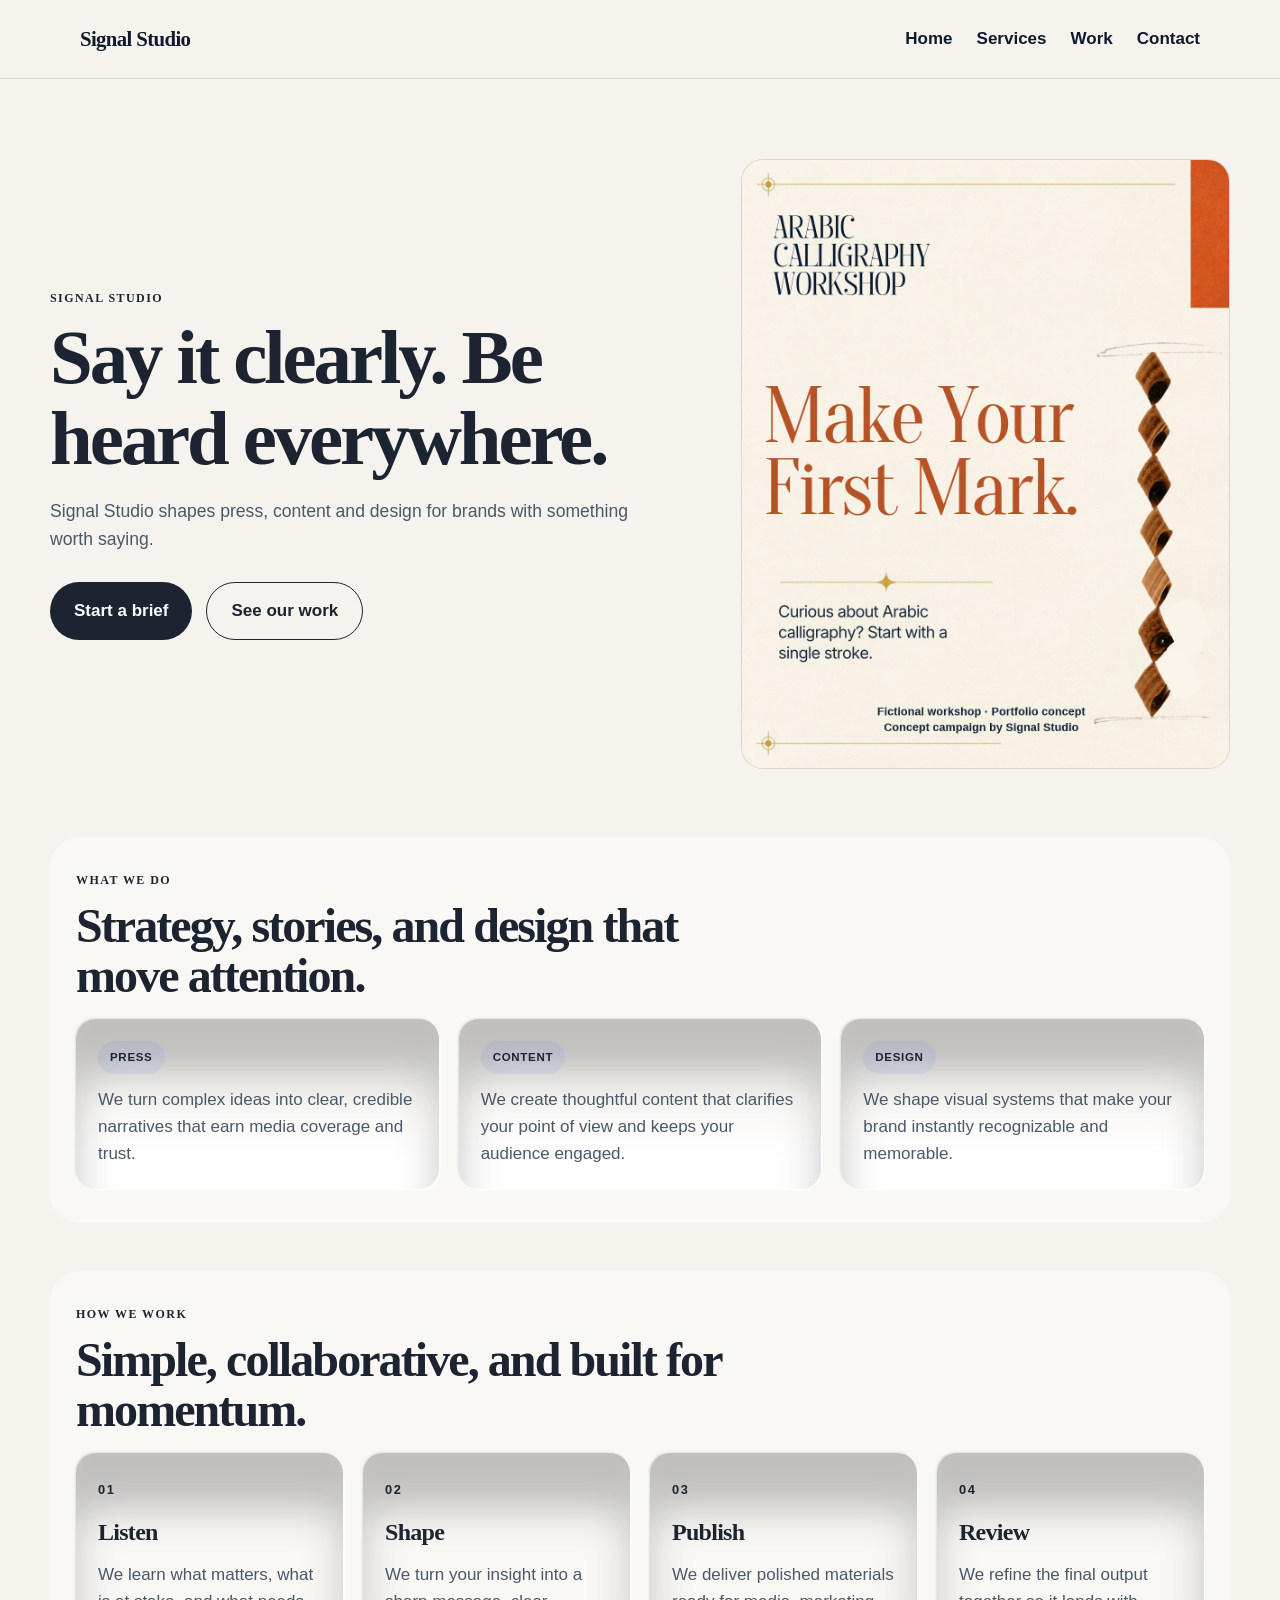
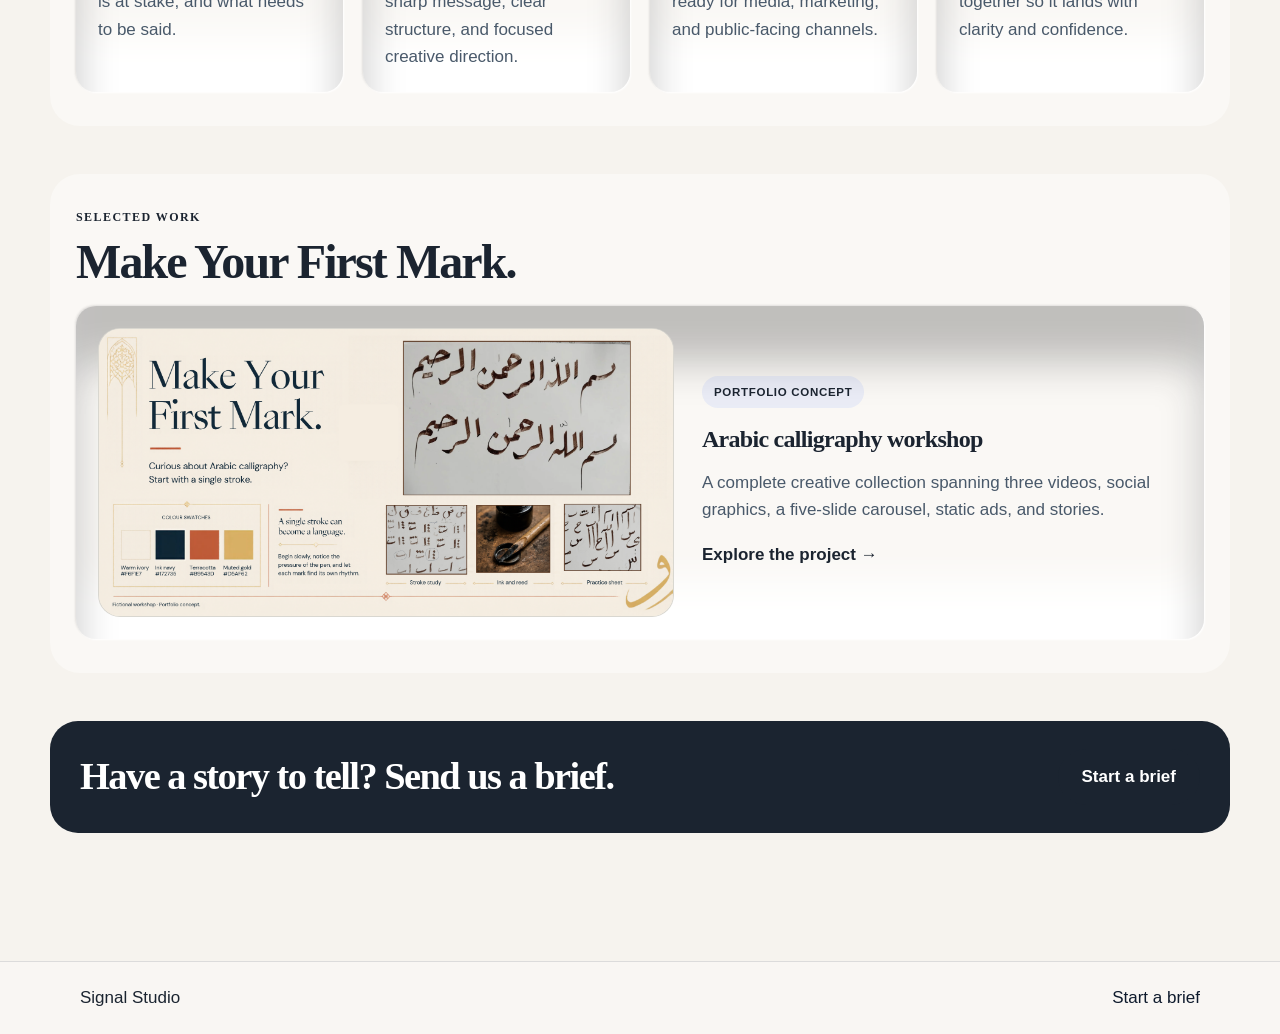
<file: index.html>
<!DOCTYPE html>
<html>
  <head>
    <meta charset="UTF-8" />
    <meta http-equiv="X-UA-Compatible" content="IE=edge" />
    <meta name="viewport" content="width=device-width, initial-scale=1.0" />

    <title>Signal Studio | Creative Digital Solutions</title>
    <meta
      name="description"
      content="Signal Studio helps businesses grow with bold branding, conversion-focused web design, and digital strategy."
    />
    <meta
      name="keywords"
      content="Signal Studio, web design, branding, digital marketing, creative agency, business growth"
    />
    <meta name="author" content="Signal Studio" />
    <meta name="robots" content="index, follow" />
    <meta name="theme-color" content="#0f172a" />

    <link rel="canonical" href="https://www.yoursite.com/" />

    <meta property="og:type" content="website" />
    <meta property="og:title" content="Signal Studio | Creative Digital Solutions" />
    <meta
      property="og:description"
      content="Creative digital services for modern businesses, including branding, web design, and strategy."
    />
    <meta property="og:url" content="https://www.yoursite.com/" />
    <meta property="og:image" content="https://www.yoursite.com/images/og-image.jpg" />

    <meta name="twitter:card" content="summary_large_image" />
    <meta name="twitter:title" content="Signal Studio | Creative Digital Solutions" />
    <meta
      name="twitter:description"
      content="Creative digital services for modern businesses, including branding, web design, and strategy."
    />
    <meta name="twitter:image" content="https://www.yoursite.com/images/og-image.jpg" />

    <meta name="apple-mobile-web-app-capable" content="yes" />
    <meta name="apple-mobile-web-app-status-bar-style" content="black-translucent" />
    <link rel="stylesheet" href="signal.css" />
    <script src="signal.js" defer></script>
  </head>
  <body>
    <a class="skip-link" href="#main-content">Skip to content</a>

    <header class="site-header">
      <div class="container nav-shell">
        <a class="brand" href="index.html" aria-label="Signal Studio home">
          <span class="brand-mark">Signal Studio</span>
        </a>

        <nav class="main-nav" aria-label="Main navigation">
          <a href="index.html" aria-current="page">Home</a>
          <a href="services.html">Services</a>
          <a href="work.html">Work</a>
          <a href="contact.html">Contact</a>
        </nav>

        <button class="nav-toggle" type="button" aria-expanded="false" aria-controls="mobile-menu">
          Menu
        </button>
      </div>

      <nav id="mobile-menu" class="mobile-nav" aria-label="Mobile navigation" hidden>
        <a href="index.html">Home</a>
        <a href="services.html">Services</a>
        <a href="work.html">Work</a>
        <a href="contact.html">Contact</a>
      </nav>
    </header>

    <main id="main-content" class="page-shell">
      <section class="hero">
        <div class="hero-copy">
          <p class="eyebrow">Signal Studio</p>
          <h1>Say it clearly. Be heard everywhere.</h1>
          <p class="subheadline">
            Signal Studio shapes press, content and design for brands with something worth saying.
          </p>
          <div class="hero-actions">
            <a class="btn btn-primary" href="contact.html">Start a brief</a>
            <a class="btn btn-secondary" href="work.html">See our work</a>
          </div>
        </div>
        <a class="campaign-preview" href="work.html#calligraphy" aria-label="Explore the calligraphy workshop project">
          <img src="Calligraphy/C.%20Graphic%201.png" alt="Arabic calligraphy workshop campaign graphic" fetchpriority="high" />
        </a>
      </section>

      <section class="services">
        <div class="section-heading">
          <p class="eyebrow">What we do</p>
          <h2>Strategy, stories, and design that move attention.</h2>
        </div>

        <div class="service-grid">
          <article class="service-card">
            <span class="service-tag">Press</span>
            <p>We turn complex ideas into clear, credible narratives that earn media coverage and trust.</p>
          </article>
          <article class="service-card">
            <span class="service-tag">Content</span>
            <p>We create thoughtful content that clarifies your point of view and keeps your audience engaged.</p>
          </article>
          <article class="service-card">
            <span class="service-tag">Design</span>
            <p>We shape visual systems that make your brand instantly recognizable and memorable.</p>
          </article>
        </div>
      </section>

      <section class="process">
        <div class="section-heading">
          <p class="eyebrow">How we work</p>
          <h2>Simple, collaborative, and built for momentum.</h2>
        </div>

        <div class="process-grid">
          <div class="process-step">
            <span class="step-number">01</span>
            <h3>Listen</h3>
            <p>We learn what matters, what is at stake, and what needs to be said.</p>
          </div>
          <div class="process-step">
            <span class="step-number">02</span>
            <h3>Shape</h3>
            <p>We turn your insight into a sharp message, clear structure, and focused creative direction.</p>
          </div>
          <div class="process-step">
            <span class="step-number">03</span>
            <h3>Publish</h3>
            <p>We deliver polished materials ready for media, marketing, and public-facing channels.</p>
          </div>
          <div class="process-step">
            <span class="step-number">04</span>
            <h3>Review</h3>
            <p>We refine the final output together so it lands with clarity and confidence.</p>
          </div>
        </div>
      </section>

      <section class="case-studies">
        <div class="section-heading">
          <p class="eyebrow">Selected work</p>
          <h2>Make Your First Mark.</h2>
        </div>

        <article class="case-card featured-campaign">
          <a class="campaign-preview" href="work.html#calligraphy"><img src="Calligraphy/Arabic%20calligraphy%20workshop%20concept.png" alt="Make Your First Mark: Arabic calligraphy workshop creative direction" loading="lazy" /></a>
          <div>
            <div class="case-badge">Portfolio concept</div>
            <h3>Arabic calligraphy workshop</h3>
            <p>A complete creative collection spanning three videos, social graphics, a five-slide carousel, static ads, and stories.</p>
            <a href="work.html#calligraphy">Explore the project &rarr;</a>
          </div>
        </article>
      </section>

      <section class="cta-band">
        <h2>Have a story to tell? Send us a brief.</h2>
        <a class="btn btn-primary" href="contact.html">Start a brief</a>
      </section>
    </main>

    <footer class="site-footer">
      <div class="container footer-inner">
        <p>Signal Studio</p>
        <a href="contact.html">Start a brief</a>
      </div>
    </footer>
  </body>
</html>
</file>
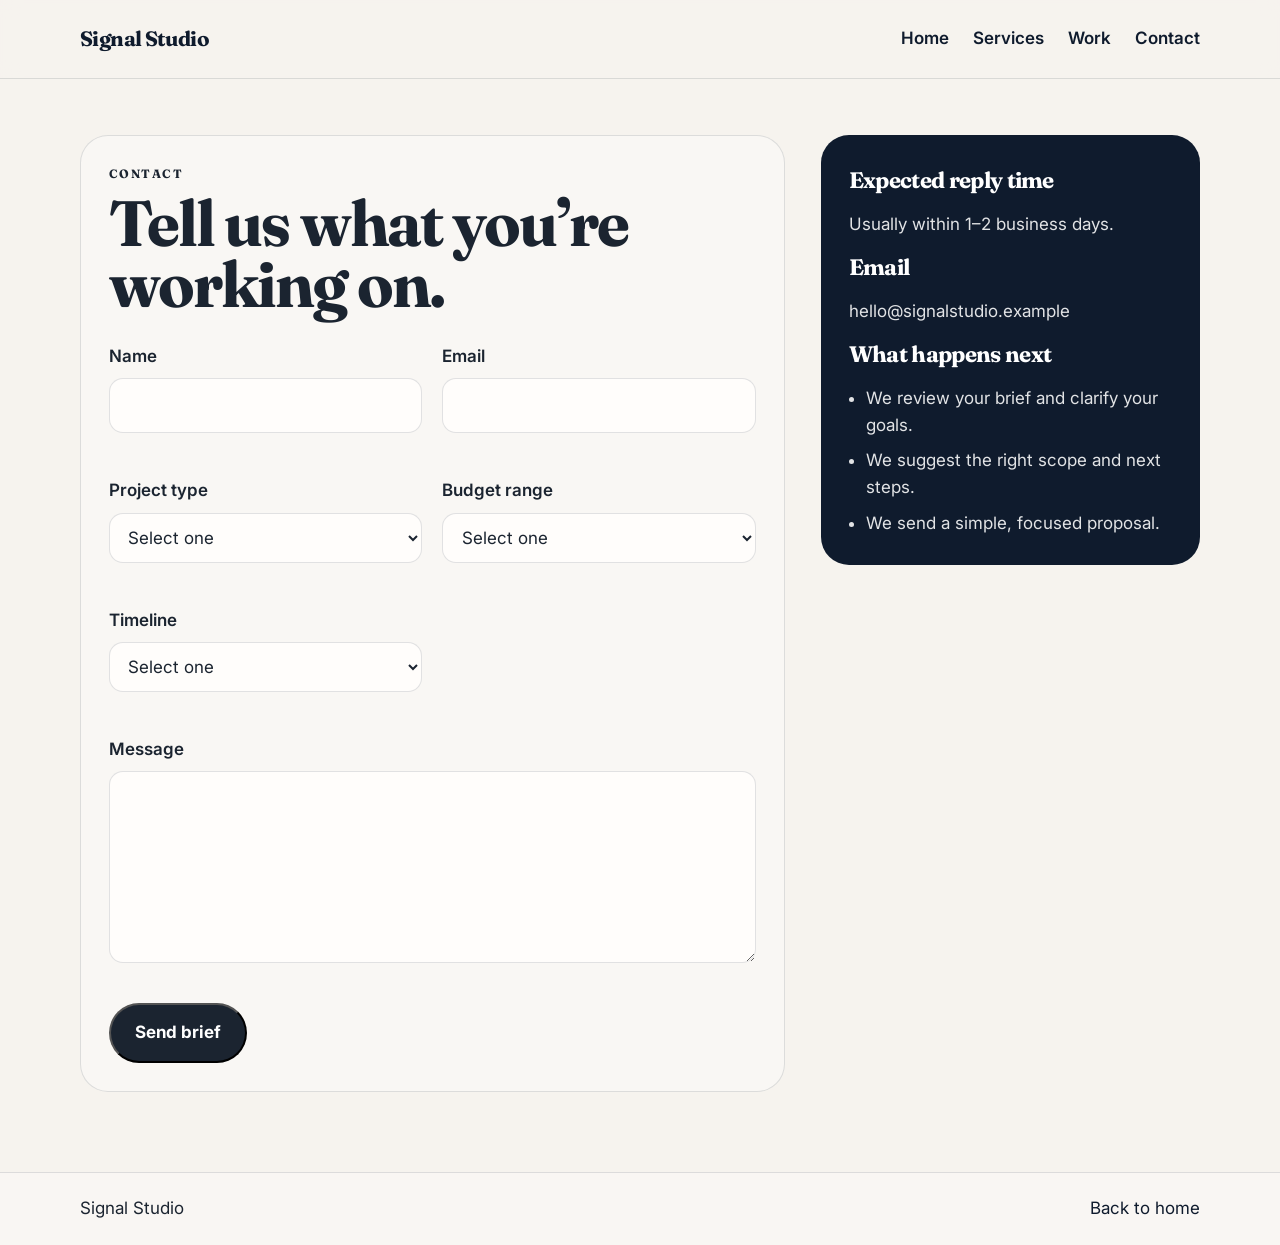
<file: contact.html>
<!DOCTYPE html>
<html lang="en">
  <head>
    <meta charset="UTF-8" />
    <meta http-equiv="X-UA-Compatible" content="IE=edge" />
    <meta name="viewport" content="width=device-width, initial-scale=1.0" />
    <title>Contact | Signal Studio</title>
    <meta
      name="description"
      content="Tell Signal Studio what you are working on and start a project brief."
    />
    <link rel="preconnect" href="https://fonts.googleapis.com" />
    <link rel="preconnect" href="https://fonts.gstatic.com" crossorigin />
    <link
      href="https://fonts.googleapis.com/css2?family=Fraunces:opsz,wght@9..144,400;9..144,500;9..144,600;9..144,700&family=Inter:wght@400;500;600;700;800&display=swap"
      rel="stylesheet"
    />
    <link rel="stylesheet" href="signal.css" />
    <script src="signal.js" defer></script>
  </head>
  <body>
    <a class="skip-link" href="#main-content">Skip to content</a>

    <header class="site-header">
      <div class="container nav-shell">
        <a class="brand" href="index.html" aria-label="Signal Studio home">
          <span class="brand-mark">Signal Studio</span>
        </a>

        <nav class="main-nav" aria-label="Main navigation">
          <a href="index.html">Home</a>
          <a href="services.html">Services</a>
          <a href="work.html">Work</a>
          <a href="contact.html" aria-current="page">Contact</a>
        </nav>

        <button class="nav-toggle" type="button" aria-expanded="false" aria-controls="mobile-menu">
          Menu
        </button>
      </div>

      <nav id="mobile-menu" class="mobile-nav" aria-label="Mobile navigation" hidden>
        <a href="index.html">Home</a>
        <a href="services.html">Services</a>
        <a href="work.html">Work</a>
        <a href="contact.html">Contact</a>
      </nav>
    </header>

    <main id="main-content" class="container contact-wrap page-section reveal">
      <section class="contact-main">
        <p class="eyebrow">Contact</p>
        <h1>Tell us what you’re working on.</h1>

        <form class="contact-form" novalidate>
          <div class="field-row">
            <div class="field">
              <label for="name">Name</label>
              <input id="name" name="name" type="text" required />
              <small class="error-message" aria-live="polite"></small>
            </div>

            <div class="field">
              <label for="email">Email</label>
              <input id="email" name="email" type="email" required />
              <small class="error-message" aria-live="polite"></small>
            </div>
          </div>

          <div class="field-row">
            <div class="field">
              <label for="project-type">Project type</label>
              <select id="project-type" name="project-type" required>
                <option value="">Select one</option>
                <option>Press support</option>
                <option>Content strategy</option>
                <option>Brand and design</option>
                <option>Video and campaign</option>
                <option>Something else</option>
              </select>
              <small class="error-message" aria-live="polite"></small>
            </div>

            <div class="field">
              <label for="budget">Budget range</label>
              <select id="budget" name="budget" required>
                <option value="">Select one</option>
                <option>$500–$1,000</option>
                <option>$1,000–$3,000</option>
                <option>$3,000–$6,000</option>
                <option>$6,000+</option>
              </select>
              <small class="error-message" aria-live="polite"></small>
            </div>
          </div>

          <div class="field-row">
            <div class="field">
              <label for="timeline">Timeline</label>
              <select id="timeline" name="timeline" required>
                <option value="">Select one</option>
                <option>ASAP</option>
                <option>Within 1 month</option>
                <option>1–3 months</option>
                <option>3+ months</option>
              </select>
              <small class="error-message" aria-live="polite"></small>
            </div>
          </div>

          <div class="field">
            <label for="message">Message</label>
            <textarea id="message" name="message" rows="6" required></textarea>
            <small class="error-message" aria-live="polite"></small>
          </div>

          <button class="btn btn-primary submit-button" type="submit">Send brief</button>
          <p class="thank-you" aria-live="polite" hidden>Thanks for reaching out. We’ll get back to you soon with next steps.</p>
        </form>
      </section>

      <aside class="contact-side reveal">
        <div class="info-panel">
          <h2>Expected reply time</h2>
          <p>Usually within 1–2 business days.</p>

          <h2>Email</h2>
          <p><a href="mailto:hello@signalstudio.example">hello@signalstudio.example</a></p>

          <h2>What happens next</h2>
          <ul>
            <li>We review your brief and clarify your goals.</li>
            <li>We suggest the right scope and next steps.</li>
            <li>We send a simple, focused proposal.</li>
          </ul>
        </div>
      </aside>
    </main>

    <footer class="site-footer">
      <div class="container footer-inner">
        <p>Signal Studio</p>
        <a href="index.html">Back to home</a>
      </div>
    </footer>
  </body>
</html>
</file>
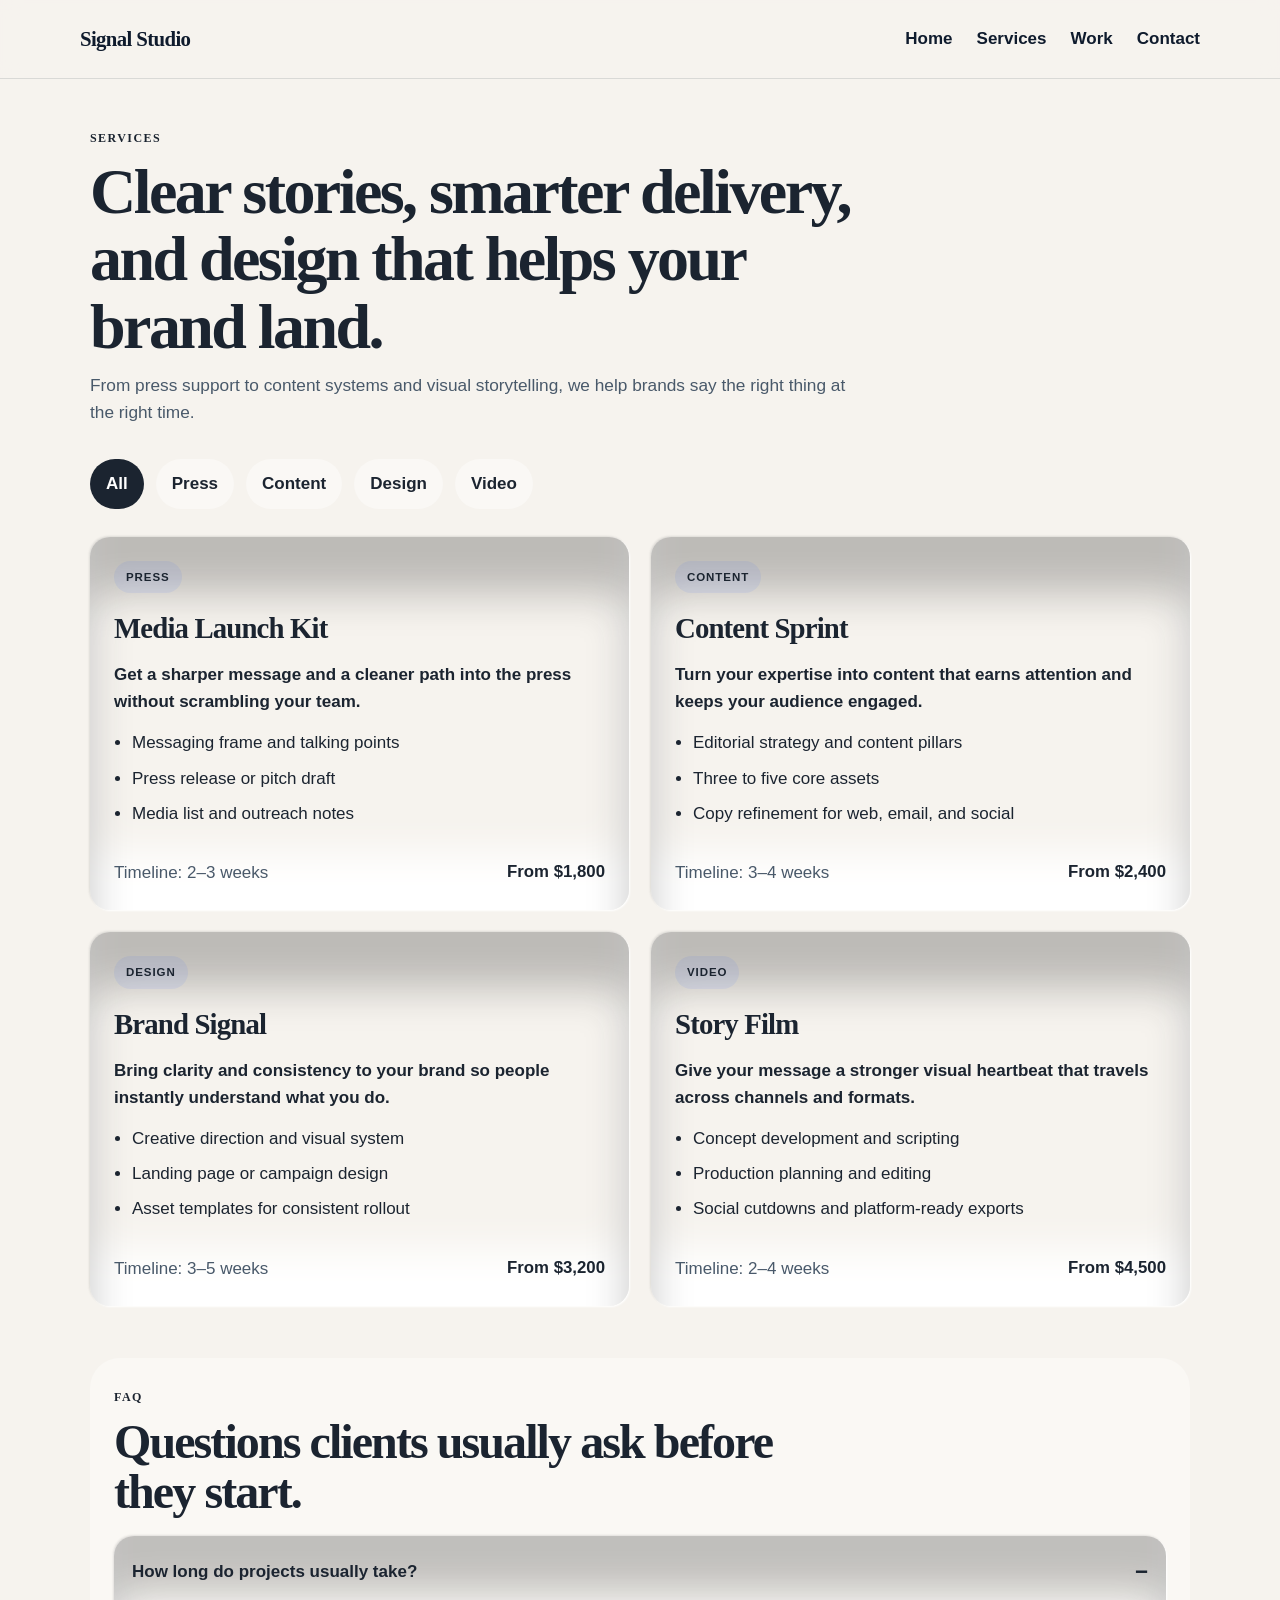
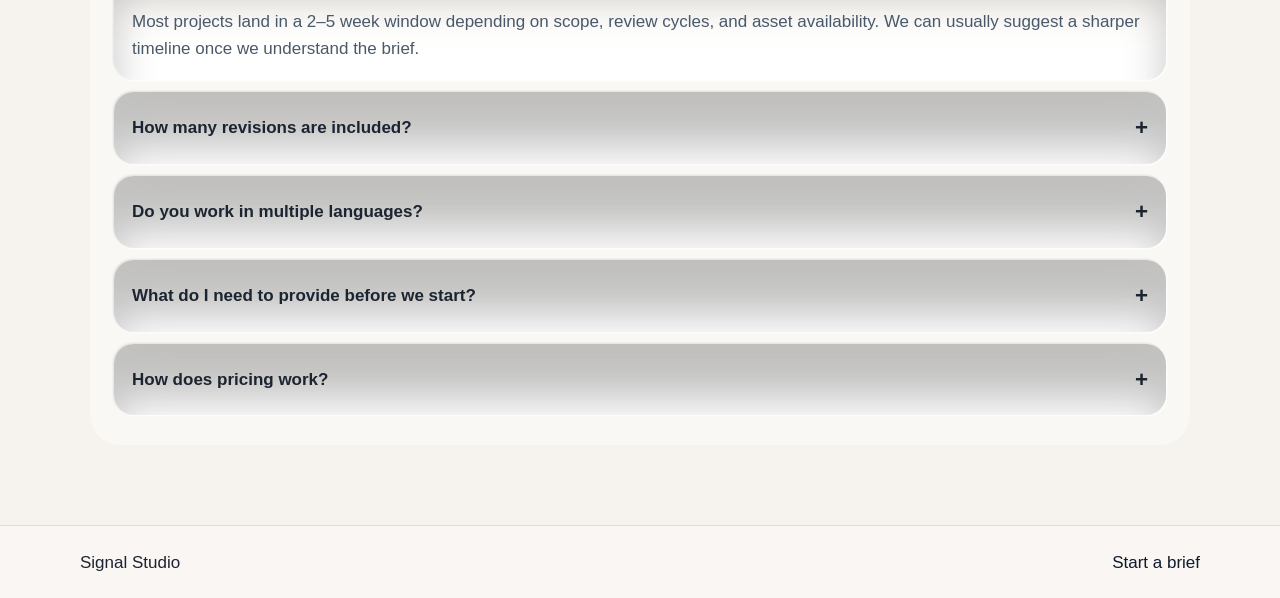
<file: services.html>
<!DOCTYPE html>
<html lang="en">
  <head>
    <meta charset="UTF-8" />
    <meta http-equiv="X-UA-Compatible" content="IE=edge" />
    <meta name="viewport" content="width=device-width, initial-scale=1.0" />
    <title>Services | Signal Studio</title>
    <meta
      name="description"
      content="Signal Studio services for press, content, design, and video support for brands with a clear story to tell."
    />
    <link rel="stylesheet" href="signal.css" />
    <script src="signal.js" defer></script>
  </head>
  <body>
    <a class="skip-link" href="#main-content">Skip to content</a>

    <header class="site-header">
      <div class="container nav-shell">
        <a class="brand" href="index.html" aria-label="Signal Studio home">
          <span class="brand-mark">Signal Studio</span>
        </a>

        <nav class="main-nav" aria-label="Main navigation">
          <a href="index.html">Home</a>
          <a href="services.html" aria-current="page">Services</a>
          <a href="work.html">Work</a>
          <a href="contact.html">Contact</a>
        </nav>

        <button class="nav-toggle" type="button" aria-expanded="false" aria-controls="mobile-menu">
          Menu
        </button>
      </div>

      <nav id="mobile-menu" class="mobile-nav" aria-label="Mobile navigation" hidden>
        <a href="index.html">Home</a>
        <a href="services.html">Services</a>
        <a href="work.html">Work</a>
        <a href="contact.html">Contact</a>
      </nav>
    </header>

    <main id="main-content" class="service-page">
      <section class="service-hero">
        <p class="eyebrow">Services</p>
        <h1>Clear stories, smarter delivery, and design that helps your brand land.</h1>
        <p>
          From press support to content systems and visual storytelling, we help brands say the right thing at the right time.
        </p>
      </section>

      <section class="service-filters" aria-label="Service filters">
        <button class="filter-btn is-active" type="button" data-filter="all">All</button>
        <button class="filter-btn" type="button" data-filter="press">Press</button>
        <button class="filter-btn" type="button" data-filter="content">Content</button>
        <button class="filter-btn" type="button" data-filter="design">Design</button>
        <button class="filter-btn" type="button" data-filter="video">Video</button>
      </section>

      <section class="package-grid" aria-live="polite">
        <article class="package-card" data-category="press">
          <span class="package-label">Press</span>
          <h3>Media Launch Kit</h3>
          <p class="benefit">Get a sharper message and a cleaner path into the press without scrambling your team.</p>
          <ul>
            <li>Messaging frame and talking points</li>
            <li>Press release or pitch draft</li>
            <li>Media list and outreach notes</li>
          </ul>
          <div class="package-meta">
            <span>Timeline: 2–3 weeks</span>
            <strong>From $1,800</strong>
          </div>
        </article>

        <article class="package-card" data-category="content">
          <span class="package-label">Content</span>
          <h3>Content Sprint</h3>
          <p class="benefit">Turn your expertise into content that earns attention and keeps your audience engaged.</p>
          <ul>
            <li>Editorial strategy and content pillars</li>
            <li>Three to five core assets</li>
            <li>Copy refinement for web, email, and social</li>
          </ul>
          <div class="package-meta">
            <span>Timeline: 3–4 weeks</span>
            <strong>From $2,400</strong>
          </div>
        </article>

        <article class="package-card" data-category="design">
          <span class="package-label">Design</span>
          <h3>Brand Signal</h3>
          <p class="benefit">Bring clarity and consistency to your brand so people instantly understand what you do.</p>
          <ul>
            <li>Creative direction and visual system</li>
            <li>Landing page or campaign design</li>
            <li>Asset templates for consistent rollout</li>
          </ul>
          <div class="package-meta">
            <span>Timeline: 3–5 weeks</span>
            <strong>From $3,200</strong>
          </div>
        </article>

        <article class="package-card" data-category="video">
          <span class="package-label">Video</span>
          <h3>Story Film</h3>
          <p class="benefit">Give your message a stronger visual heartbeat that travels across channels and formats.</p>
          <ul>
            <li>Concept development and scripting</li>
            <li>Production planning and editing</li>
            <li>Social cutdowns and platform-ready exports</li>
          </ul>
          <div class="package-meta">
            <span>Timeline: 2–4 weeks</span>
            <strong>From $4,500</strong>
          </div>
        </article>
      </section>

      <section class="faq-section">
        <div class="section-heading">
          <p class="eyebrow">FAQ</p>
          <h2>Questions clients usually ask before they start.</h2>
        </div>

        <div class="faq-list">
          <details class="faq-item" open>
            <summary>How long do projects usually take?</summary>
            <p>Most projects land in a 2–5 week window depending on scope, review cycles, and asset availability. We can usually suggest a sharper timeline once we understand the brief.</p>
          </details>

          <details class="faq-item">
            <summary>How many revisions are included?</summary>
            <p>Every engagement includes a focused round of revisions built around the agreed scope. If the brief expands substantially, we can add a clear revision package.</p>
          </details>

          <details class="faq-item">
            <summary>Do you work in multiple languages?</summary>
            <p>Yes. We can adapt messaging and content for multilingual audiences, with translation support and localisation guidance depending on the project.</p>
          </details>

          <details class="faq-item">
            <summary>What do I need to provide before we start?</summary>
            <p>Usually a clear goal, business context, target audience, and any current materials you already have. We can help shape the brief if you are not sure where to begin.</p>
          </details>

          <details class="faq-item">
            <summary>How does pricing work?</summary>
            <p>Pricing depends on scope, timeline, and deliverables. We keep it transparent and usually quote a package range first, then refine based on the brief and required outputs.</p>
          </details>
        </div>
      </section>
    </main>

    <footer class="site-footer">
      <div class="container footer-inner">
        <p>Signal Studio</p>
        <a href="contact.html">Start a brief</a>
      </div>
    </footer>
  </body>
</html>
</file>
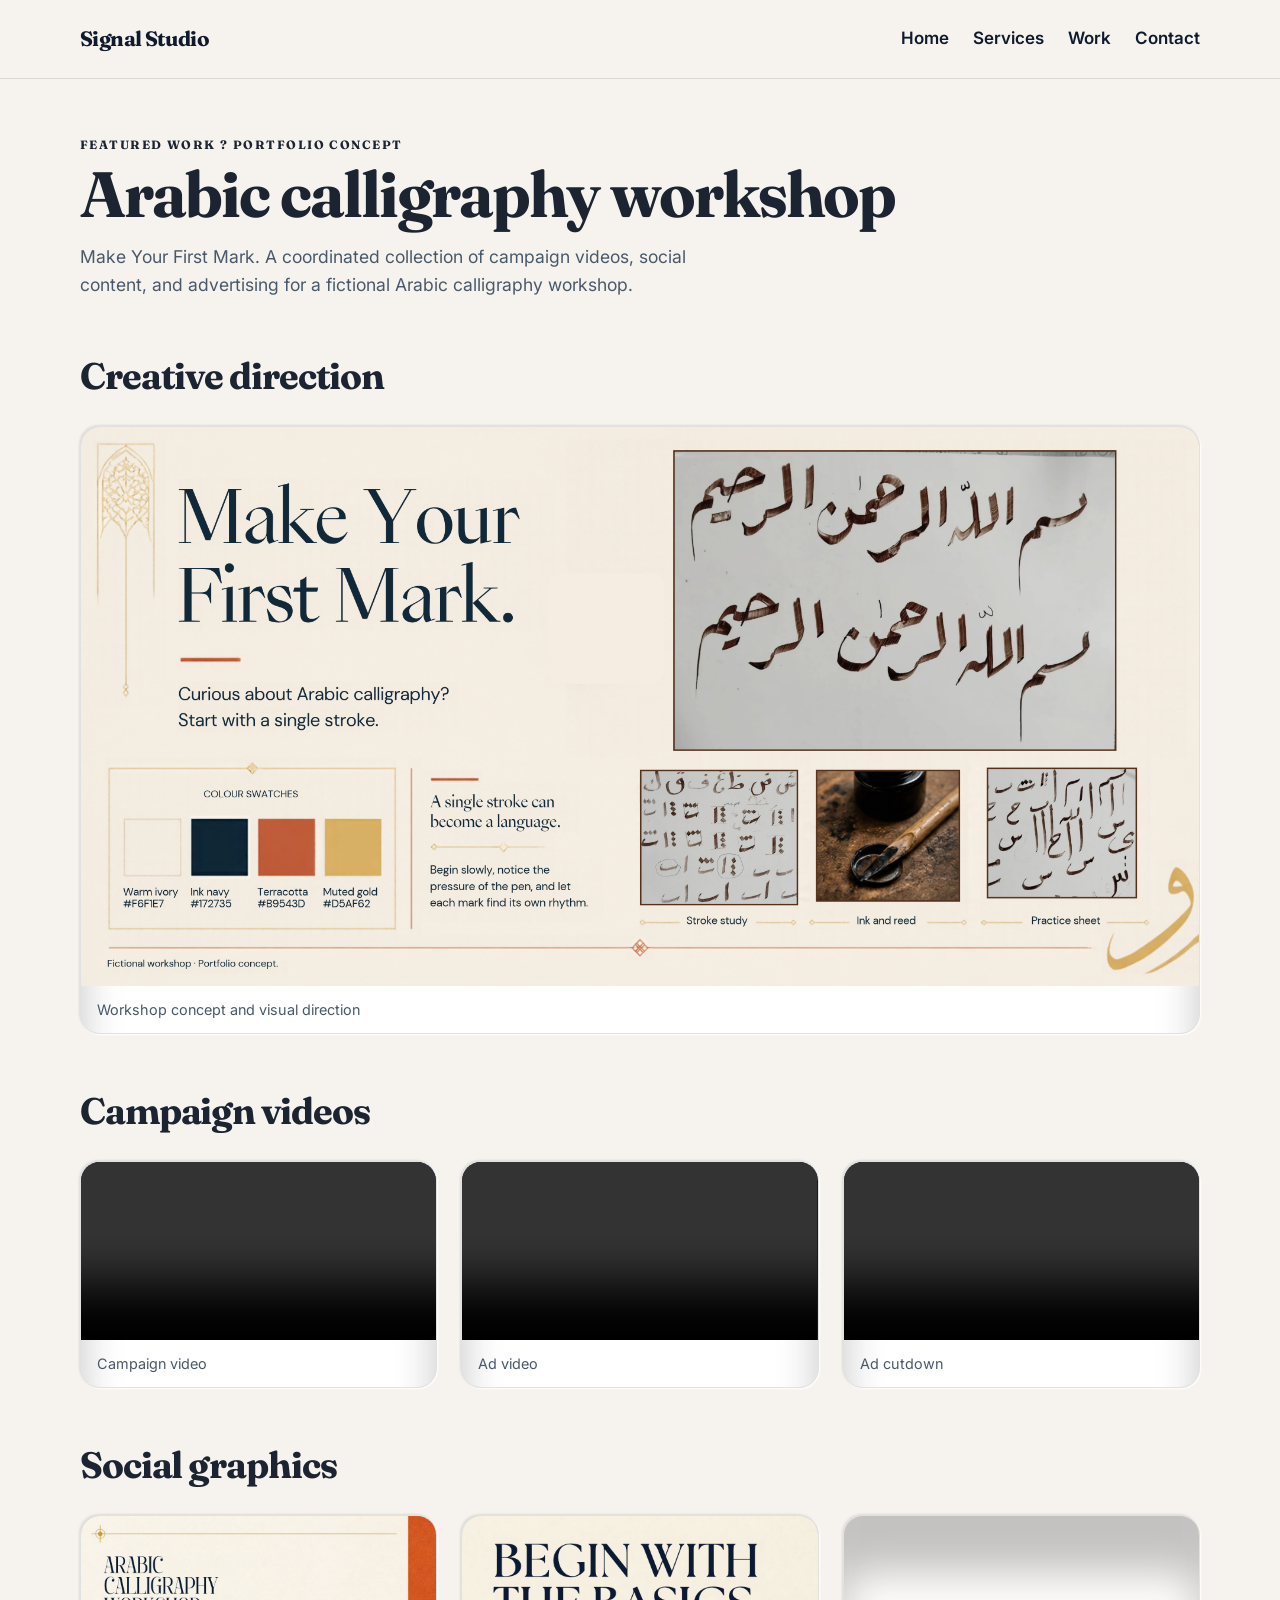
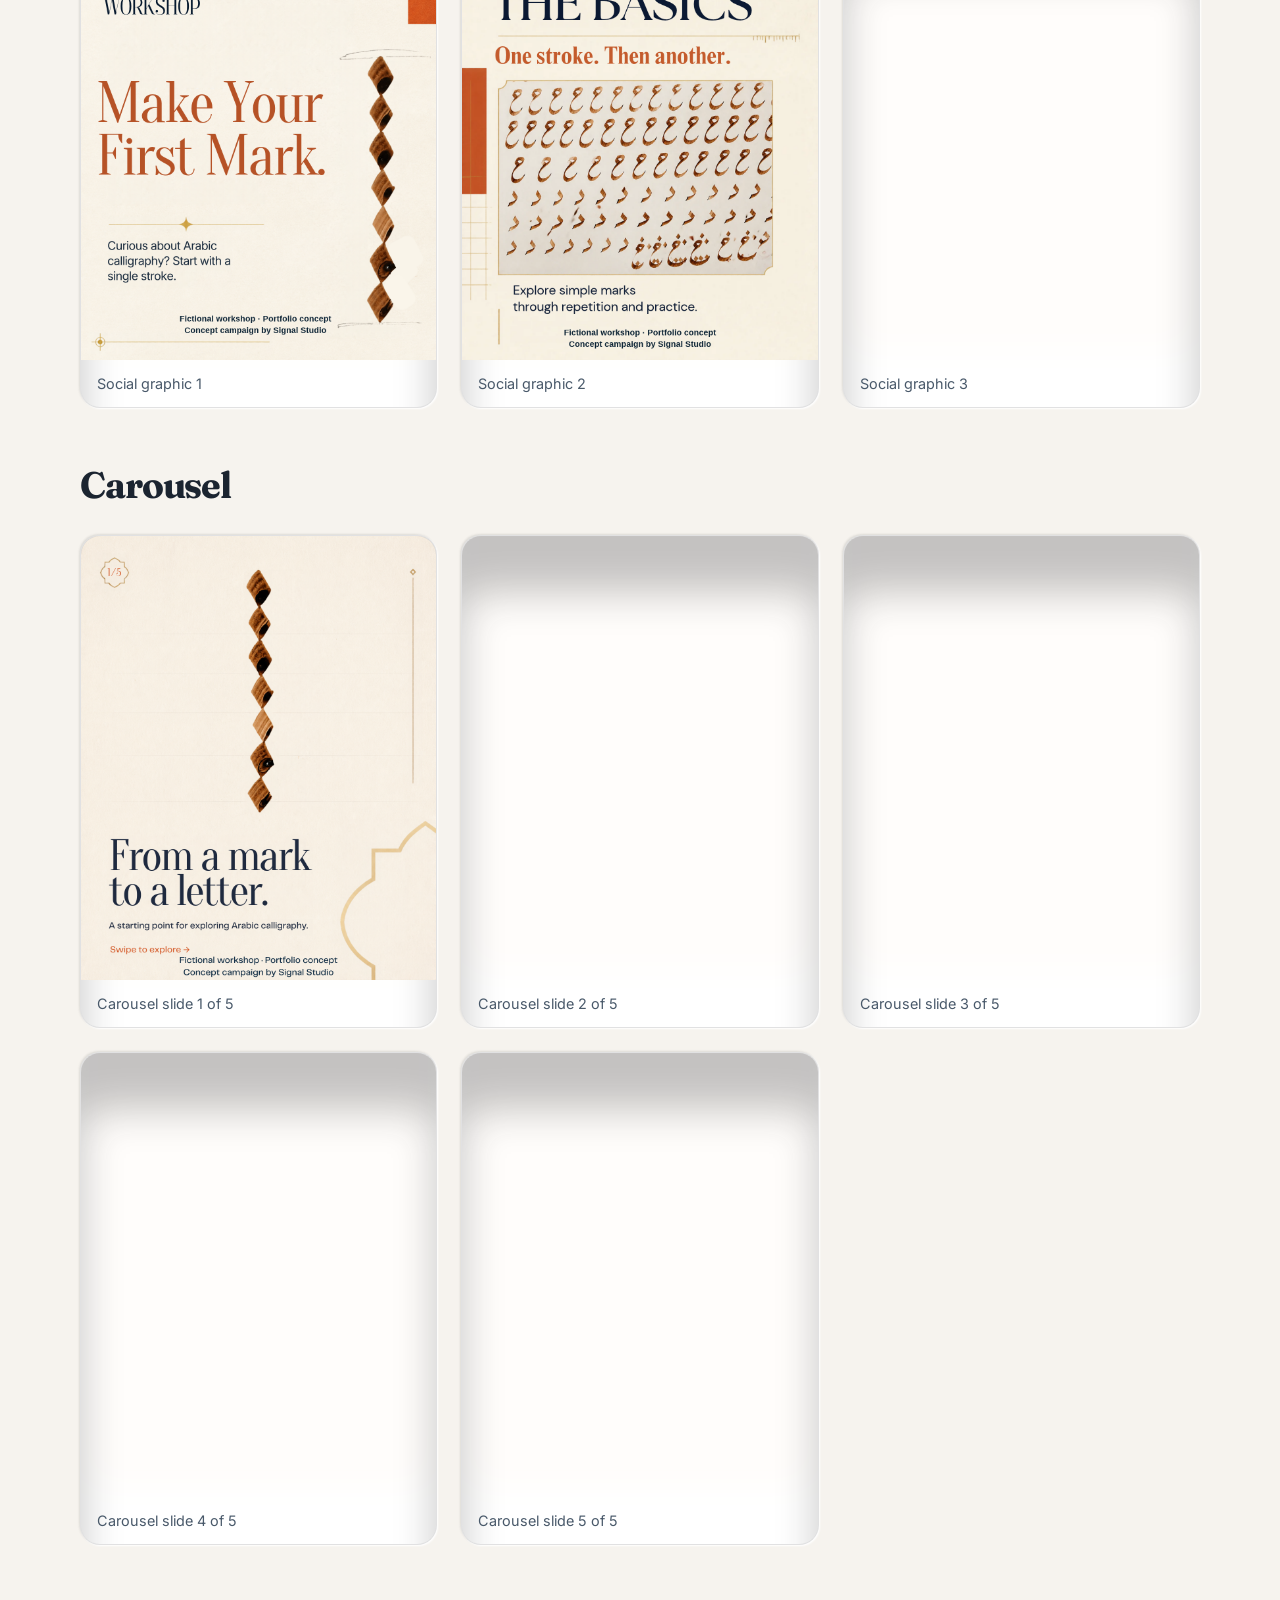
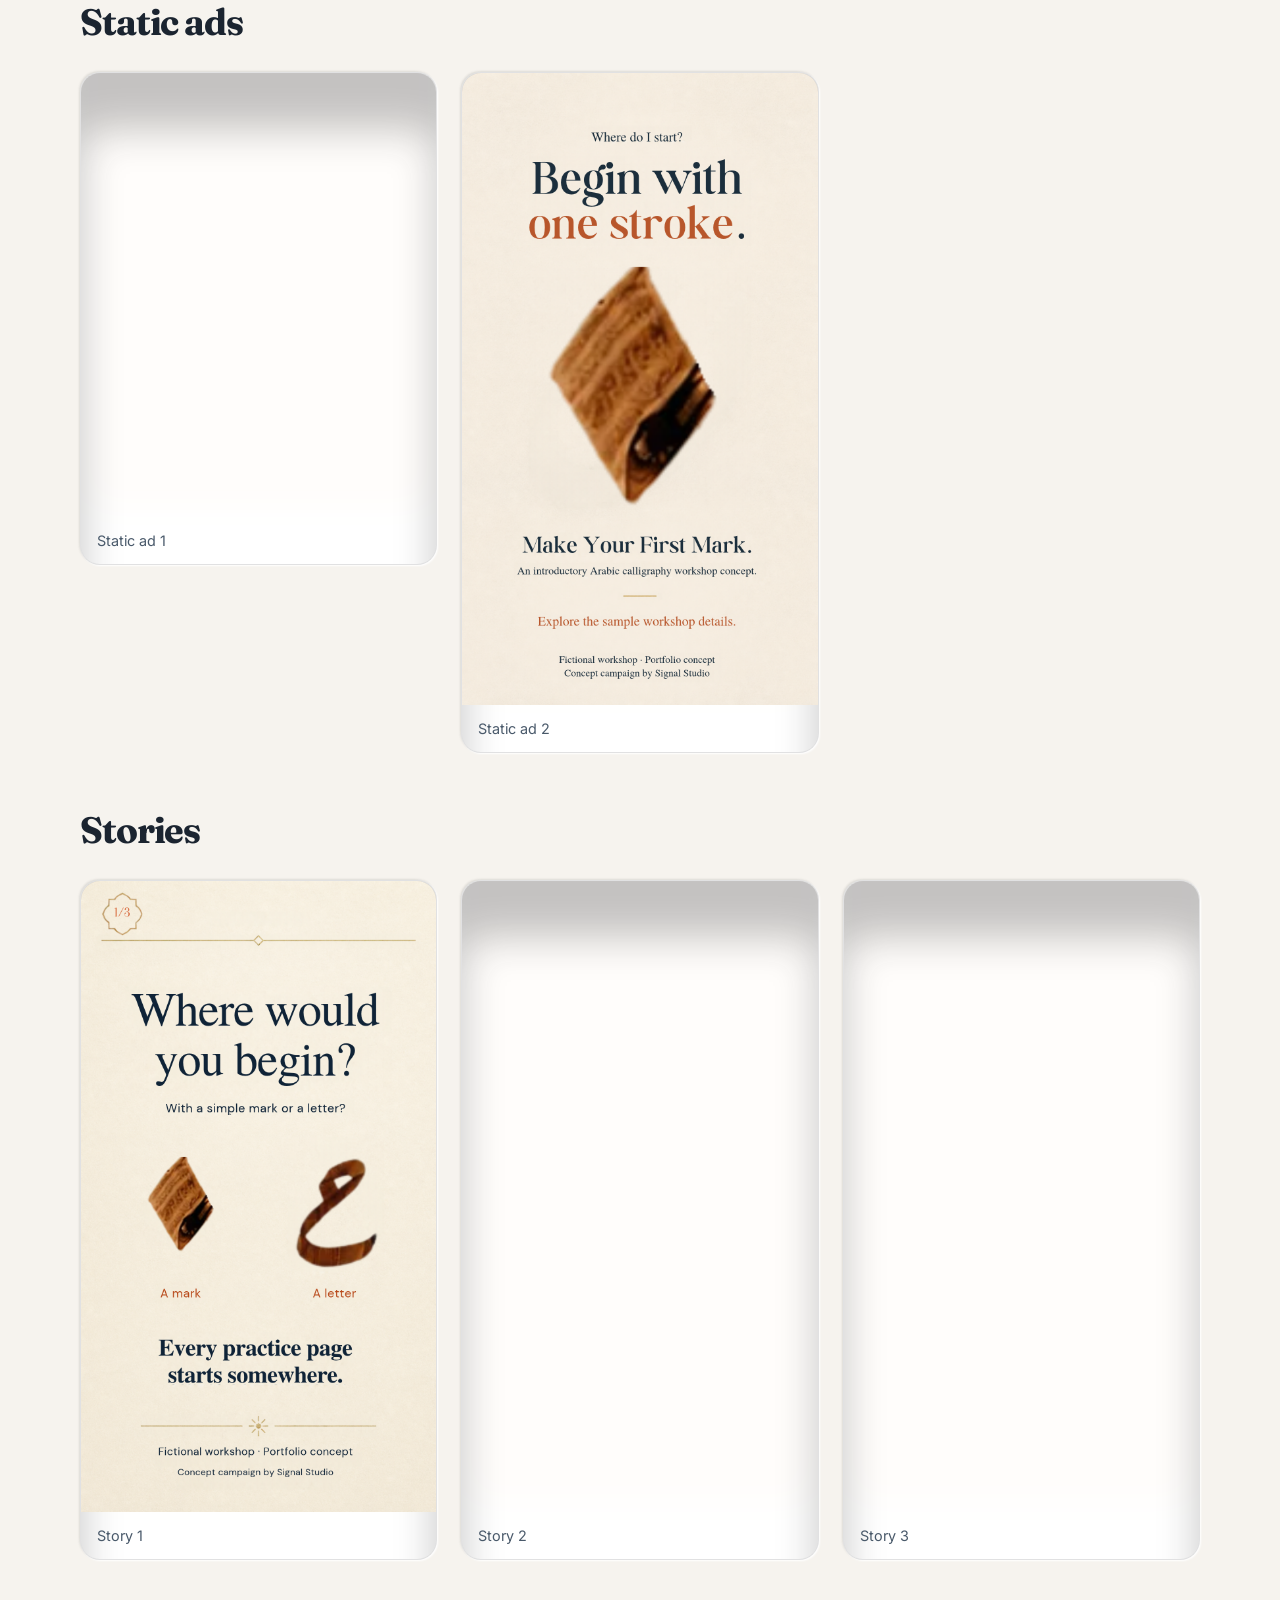
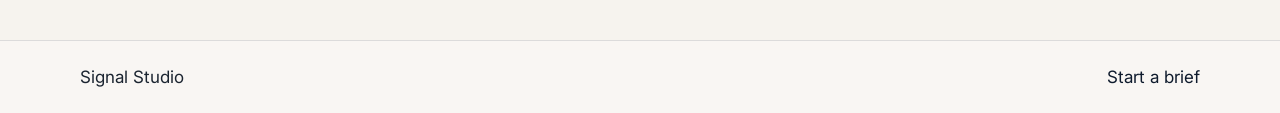
<file: work.html>
<!DOCTYPE html>
<html lang="en">
  <head>
    <meta charset="UTF-8" />
    <meta http-equiv="X-UA-Compatible" content="IE=edge" />
    <meta name="viewport" content="width=device-width, initial-scale=1.0" />
    <title>Work | Signal Studio</title>
    <meta
      name="description"
      content="Explore an Arabic calligraphy workshop portfolio concept, featuring campaign videos, social graphics, carousel slides, stories, and ads."
    />
    <link rel="preconnect" href="https://fonts.googleapis.com" />
    <link rel="preconnect" href="https://fonts.gstatic.com" crossorigin />
    <link
      href="https://fonts.googleapis.com/css2?family=Fraunces:opsz,wght@9..144,400;9..144,500;9..144,600;9..144,700&family=Inter:wght@400;500;600;700;800&display=swap"
      rel="stylesheet"
    />
    <link rel="stylesheet" href="signal.css" />
    <script src="signal.js" defer></script>
  </head>
  <body>
    <a class="skip-link" href="#main-content">Skip to content</a>

    <header class="site-header">
      <div class="container nav-shell">
        <a class="brand" href="index.html" aria-label="Signal Studio home">
          <span class="brand-mark">Signal Studio</span>
        </a>

        <nav class="main-nav" aria-label="Main navigation">
          <a href="index.html">Home</a>
          <a href="services.html">Services</a>
          <a href="work.html" aria-current="page">Work</a>
          <a href="contact.html">Contact</a>
        </nav>

        <button class="nav-toggle" type="button" aria-expanded="false" aria-controls="mobile-menu">
          Menu
        </button>
      </div>

      <nav id="mobile-menu" class="mobile-nav" aria-label="Mobile navigation" hidden>
        <a href="index.html">Home</a>
        <a href="services.html">Services</a>
        <a href="work.html">Work</a>
        <a href="contact.html">Contact</a>
      </nav>
    </header>

    <main id="main-content" class="container page-section">
      <section class="section-intro" id="calligraphy">
        <p class="eyebrow">Featured work ? Portfolio concept</p>
        <h1>Arabic calligraphy workshop</h1>
        <p class="subheadline">Make Your First Mark. A coordinated collection of campaign videos, social content, and advertising for a fictional Arabic calligraphy workshop.</p>
      </section>
      <section class="campaign-section" aria-labelledby="concept-heading">
        <h2 id="concept-heading">Creative direction</h2>
          <figure class="campaign-asset"><a href="Calligraphy/Arabic%20calligraphy%20workshop%20concept.png" target="_blank" rel="noopener"><img src="Calligraphy/Arabic%20calligraphy%20workshop%20concept.png" alt="Workshop concept and visual direction ? Arabic calligraphy workshop concept" loading="lazy" decoding="async" /></a><figcaption>Workshop concept and visual direction</figcaption></figure>
      </section>

      <section class="campaign-section" aria-labelledby="videos-heading">
        <h2 id="videos-heading">Campaign videos</h2>
        <div class="campaign-grid">
          <figure class="campaign-asset"><video controls playsinline preload="metadata" aria-label="Campaign video"><source src="Calligraphy/C.%20Campaign%20Video.mp4" type="video/mp4" />Your browser does not support video. <a href="Calligraphy/C.%20Campaign%20Video.mp4">Download Campaign video</a>.</video><figcaption>Campaign video</figcaption></figure>
          <figure class="campaign-asset"><video controls playsinline preload="metadata" aria-label="Ad video"><source src="Calligraphy/C.%20Ad%20Video.mp4" type="video/mp4" />Your browser does not support video. <a href="Calligraphy/C.%20Ad%20Video.mp4">Download Ad video</a>.</video><figcaption>Ad video</figcaption></figure>
          <figure class="campaign-asset"><video controls playsinline preload="metadata" aria-label="Ad cutdown"><source src="Calligraphy/C.%20Ad%20Cutdown.mp4" type="video/mp4" />Your browser does not support video. <a href="Calligraphy/C.%20Ad%20Cutdown.mp4">Download Ad cutdown</a>.</video><figcaption>Ad cutdown</figcaption></figure>
        </div>
      </section>

      <section class="campaign-section" aria-labelledby="graphics-heading">
        <h2 id="graphics-heading">Social graphics</h2>
        <div class="campaign-grid">
          <figure class="campaign-asset"><a href="Calligraphy/C.%20Graphic%201.png" target="_blank" rel="noopener"><img src="Calligraphy/C.%20Graphic%201.png" alt="Social graphic 1 ? Arabic calligraphy workshop concept" loading="lazy" decoding="async" /></a><figcaption>Social graphic 1</figcaption></figure>
          <figure class="campaign-asset"><a href="Calligraphy/C.%20Graphic%202.png" target="_blank" rel="noopener"><img src="Calligraphy/C.%20Graphic%202.png" alt="Social graphic 2 ? Arabic calligraphy workshop concept" loading="lazy" decoding="async" /></a><figcaption>Social graphic 2</figcaption></figure>
          <figure class="campaign-asset"><a href="Calligraphy/C.%20Graphic%203.png" target="_blank" rel="noopener"><img src="Calligraphy/C.%20Graphic%203.png" alt="Social graphic 3 ? Arabic calligraphy workshop concept" loading="lazy" decoding="async" /></a><figcaption>Social graphic 3</figcaption></figure>
        </div>
      </section>

      <section class="campaign-section" aria-labelledby="carousel-heading">
        <h2 id="carousel-heading">Carousel</h2>
        <div class="campaign-grid">
          <figure class="campaign-asset"><a href="Calligraphy/C.%20Carousel%201.png" target="_blank" rel="noopener"><img src="Calligraphy/C.%20Carousel%201.png" alt="Carousel slide 1 of 5 ? Arabic calligraphy workshop concept" loading="lazy" decoding="async" /></a><figcaption>Carousel slide 1 of 5</figcaption></figure>
          <figure class="campaign-asset"><a href="Calligraphy/C.%20Carousel%202.png" target="_blank" rel="noopener"><img src="Calligraphy/C.%20Carousel%202.png" alt="Carousel slide 2 of 5 ? Arabic calligraphy workshop concept" loading="lazy" decoding="async" /></a><figcaption>Carousel slide 2 of 5</figcaption></figure>
          <figure class="campaign-asset"><a href="Calligraphy/C.%20Carousel%203.png" target="_blank" rel="noopener"><img src="Calligraphy/C.%20Carousel%203.png" alt="Carousel slide 3 of 5 ? Arabic calligraphy workshop concept" loading="lazy" decoding="async" /></a><figcaption>Carousel slide 3 of 5</figcaption></figure>
          <figure class="campaign-asset"><a href="Calligraphy/C.%20Carousel%204.png" target="_blank" rel="noopener"><img src="Calligraphy/C.%20Carousel%204.png" alt="Carousel slide 4 of 5 ? Arabic calligraphy workshop concept" loading="lazy" decoding="async" /></a><figcaption>Carousel slide 4 of 5</figcaption></figure>
          <figure class="campaign-asset"><a href="Calligraphy/C.%20Carousel%205.png" target="_blank" rel="noopener"><img src="Calligraphy/C.%20Carousel%205.png" alt="Carousel slide 5 of 5 ? Arabic calligraphy workshop concept" loading="lazy" decoding="async" /></a><figcaption>Carousel slide 5 of 5</figcaption></figure>
        </div>
      </section>

      <section class="campaign-section" aria-labelledby="ads-heading">
        <h2 id="ads-heading">Static ads</h2>
        <div class="campaign-grid">
          <figure class="campaign-asset"><a href="Calligraphy/C.%20Static%20Ad%201.png" target="_blank" rel="noopener"><img src="Calligraphy/C.%20Static%20Ad%201.png" alt="Static ad 1 ? Arabic calligraphy workshop concept" loading="lazy" decoding="async" /></a><figcaption>Static ad 1</figcaption></figure>
          <figure class="campaign-asset"><a href="Calligraphy/C.%20Static%20Ad%202.png" target="_blank" rel="noopener"><img src="Calligraphy/C.%20Static%20Ad%202.png" alt="Static ad 2 ? Arabic calligraphy workshop concept" loading="lazy" decoding="async" /></a><figcaption>Static ad 2</figcaption></figure>
        </div>
      </section>

      <section class="campaign-section" aria-labelledby="stories-heading">
        <h2 id="stories-heading">Stories</h2>
        <div class="campaign-grid">
          <figure class="campaign-asset"><a href="Calligraphy/C.%20Story%201.png" target="_blank" rel="noopener"><img src="Calligraphy/C.%20Story%201.png" alt="Story 1 ? Arabic calligraphy workshop concept" loading="lazy" decoding="async" /></a><figcaption>Story 1</figcaption></figure>
          <figure class="campaign-asset"><a href="Calligraphy/C.%20Story%202.png" target="_blank" rel="noopener"><img src="Calligraphy/C.%20Story%202.png" alt="Story 2 ? Arabic calligraphy workshop concept" loading="lazy" decoding="async" /></a><figcaption>Story 2</figcaption></figure>
          <figure class="campaign-asset"><a href="Calligraphy/C.%20Story%203.png" target="_blank" rel="noopener"><img src="Calligraphy/C.%20Story%203.png" alt="Story 3 ? Arabic calligraphy workshop concept" loading="lazy" decoding="async" /></a><figcaption>Story 3</figcaption></figure>
        </div>
      </section>
    </main>

    <footer class="site-footer">
      <div class="container footer-inner">
        <p>Signal Studio</p>
        <a href="contact.html">Start a brief</a>
      </div>
    </footer>
  </body>
</html>
</file>
<file: signal.css>
:root {
  --ink-navy: #0F1B2D;
  --signal-orange: #FF6B2C;
  --sand: #E8DFD0;
  --paper: #F6F3EE;
  --slate: #5B6B7F;
  --ink: #1b2430;
  --muted: #49596a;
  --surface: #fffdfb;
  --border: rgba(15, 27, 45, 0.12);
  --bg: var(--paper);
  --shadow: rgba(15, 27, 45, 0.08);
}

* {
  box-sizing: border-box;
}

html {
  scroll-behavior: smooth;
}

body {
  margin: 0;
  font-family: "Inter", Arial, sans-serif;
  background: var(--bg);
  color: var(--ink);
  font-size: 17px;
  line-height: 1.6;
}

img {
  max-width: 100%;
  display: block;
}

button,
input,
select,
textarea {
  font: inherit;
}

h1,
h2,
h3,
h4,
.brand-mark,
.eyebrow {
  font-family: "Fraunces", Georgia, serif;
  letter-spacing: -0.03em;
}

p,
li,
label,
select,
input,
textarea {
  color: var(--ink);
}

img {
  max-width: 100%;
}

a {
  color: var(--ink-navy);
  text-decoration: none;
}

[hidden] {
  display: none !important;
}

:focus-visible {
  outline: 3px solid var(--signal-orange);
  outline-offset: 3px;
}

.skip-link {
  position: absolute;
  left: -9999px;
  top: 0;
  background: var(--ink-navy);
  color: #fff;
  padding: 0.8rem 1rem;
  z-index: 100;
}

.skip-link:focus {
  left: 0;
}

.container {
  width: min(1120px, calc(100% - 32px));
  margin: 0 auto;
}

.site-header {
  background: rgba(246, 243, 238, 0.86);
  backdrop-filter: blur(10px);
  border-bottom: 1px solid var(--border);
  position: sticky;
  top: 0;
  z-index: 30;
}

.nav-shell {
  display: flex;
  align-items: center;
  justify-content: space-between;
  min-height: 78px;
  gap: 24px;
}

.brand {
  display: inline-flex;
  align-items: center;
  font-weight: 700;
}

.brand-mark {
  font-size: 1.3rem;
}

.main-nav {
  display: flex;
  gap: 1.5rem;
}

.main-nav a {
  font-weight: 600;
  color: var(--ink-navy);
}

.nav-toggle {
  display: none;
  border: 1px solid var(--border);
  background: transparent;
  border-radius: 999px;
  padding: 0.6rem 0.9rem;
  font-weight: 700;
  cursor: pointer;
}

.mobile-nav {
  width: min(1120px, calc(100% - 32px));
  margin: 0 auto;
  padding: 0 0 1rem;
  display: none;
  gap: 0.8rem;
}

.mobile-nav.is-open {
  display: grid;
}

.site-footer {
  border-top: 1px solid var(--border);
  background: rgba(255, 255, 255, 0.25);
}

.footer-inner {
  display: flex;
  justify-content: space-between;
  align-items: center;
  gap: 16px;
  min-height: 72px;
}

.page-section {
  padding: 56px 0 80px;
}

.eyebrow {
  margin: 0 0 12px;
  font-size: 0.77rem;
  letter-spacing: 0.12em;
  text-transform: uppercase;
  color: var(--signal-orange);
  font-weight: 600;
}

.section-intro h1,
.contact-main h1 {
  font-size: clamp(2.5rem, 5vw, 4.5rem);
  line-height: 0.95;
  margin: 0;
}

.reveal {
  opacity: 0;
  transform: translateY(22px);
  transition: opacity 0.7s ease, transform 0.7s ease;
}

.reveal.is-visible {
  opacity: 1;
  transform: translateY(0);
}

@media (max-width: 760px) {
  .main-nav {
    display: none;
  }

  .nav-toggle {
    display: inline-flex;
  }
}

@media (prefers-reduced-motion: reduce) {
  html {
    scroll-behavior: auto;
  }

  *,
  *::before,
  *::after {
    animation-duration: 0.01ms !important;
    animation-iteration-count: 1 !important;
    transition-duration: 0.01ms !important;
    scroll-behavior: auto !important;
  }

  .reveal {
    opacity: 1;
    transform: none;
  }
}

.work-grid {
  grid-template-columns: repeat(3, minmax(0, 1fr));
  margin-top: 34px;
}

.portfolio-card {
  background: var(--surface);
  border: 1px solid var(--border);
  border-radius: 24px;
  padding: 24px;
  box-shadow: 0 18px 36px rgba(15, 27, 45, 0.04);
  transition: transform 0.2s ease, box-shadow 0.2s ease;
}

.portfolio-card:hover {
  transform: translateY(-4px);
  box-shadow: 0 22px 40px rgba(15, 27, 45, 0.08);
}

.card-topline {
  display: inline-block;
  background: rgba(255, 107, 44, 0.08);
  color: var(--signal-orange);
  border-radius: 999px;
  padding: 0.4rem 0.7rem;
  font-size: 0.72rem;
  font-weight: 700;
  letter-spacing: 0.08em;
  text-transform: uppercase;
  margin-bottom: 16px;
}

.portfolio-card h2 {
  font-size: 2rem;
  margin: 0 0 12px;
}

.portfolio-card p {
  margin: 0 0 18px;
  color: var(--muted);
}

.text-button {
  border: none;
  background: transparent;
  color: var(--ink-navy);
  font-weight: 700;
  padding: 0;
  cursor: pointer;
}

.modal {
  position: fixed;
  inset: 0;
  display: none;
  place-items: center;
  z-index: 120;
}

.modal.is-open {
  display: grid;
}

.modal-backdrop {
  position: absolute;
  inset: 0;
  background: rgba(15, 27, 45, 0.6);
}

.modal-dialog {
  position: relative;
  width: min(760px, calc(100% - 24px));
  max-height: 85vh;
  overflow-y: auto;
  background: var(--surface);
  border-radius: 24px;
  border: 1px solid var(--border);
  box-shadow: 0 24px 60px rgba(15, 27, 45, 0.18);
  padding: 30px 24px 24px;
}

.modal-close {
  position: absolute;
  top: 12px;
  right: 12px;
  border: 0;
  background: transparent;
  font-size: 2rem;
  line-height: 1;
  cursor: pointer;
  color: var(--ink-navy);
}

.case-modal-header {
  margin-bottom: 24px;
}

.case-modal-header h2 {
  margin: 0 0 8px;
  font-size: clamp(2rem, 4vw, 2.8rem);
}

.case-meta {
  font-size: 0.8rem;
  letter-spacing: 0.12em;
  text-transform: uppercase;
  font-weight: 700;
  color: var(--signal-orange);
}

.case-modal-copy {
  display: grid;
  gap: 18px;
}

.case-modal-copy h3 {
  margin: 0 0 6px;
  font-size: 1.1rem;
}

.case-modal-copy p {
  margin: 0;
  color: var(--muted);
}

.contact-wrap {
  display: grid;
  grid-template-columns: minmax(0, 1.3fr) minmax(260px, 0.7fr);
  gap: 36px;
  align-items: start;
}

.contact-main {
  background: rgba(255, 255, 255, 0.35);
  border: 1px solid var(--border);
  border-radius: 28px;
  padding: 28px;
}

.contact-form {
  margin-top: 28px;
}

.field-row {
  display: grid;
  grid-template-columns: repeat(2, minmax(0, 1fr));
  gap: 20px;
  margin-bottom: 18px;
}

.field {
  display: grid;
  gap: 8px;
}

.field label {
  font-weight: 600;
}

.field input,
.field select,
.field textarea {
  width: 100%;
  padding: 0.82rem 0.9rem;
  border-radius: 14px;
  border: 1px solid var(--border);
  background: var(--surface);
  color: var(--ink);
}

.field textarea {
  resize: vertical;
}

.field input:focus,
.field select:focus,
.field textarea:focus {
  border-color: var(--signal-orange);
}

.field .error-message {
  min-height: 18px;
  color: #9b2d2d;
  font-size: 0.8rem;
}

.field input.invalid,
.field select.invalid,
.field textarea.invalid {
  border-color: #9b2d2d;
  background: #fff6f5;
}

.submit-button {
  margin-top: 14px;
}

.thank-you {
  margin-top: 18px;
  color: var(--ink-navy);
  font-weight: 700;
}

.contact-side {
  background: var(--ink-navy);
  color: #fff;
  border-radius: 28px;
  padding: 28px;
}

.info-panel {
  display: grid;
  gap: 12px;
}

.info-panel h2 {
  margin: 0;
  font-size: 1.4rem;
  color: #fff;
}

.info-panel p,
.info-panel li,
.info-panel a {
  color: rgba(255, 255, 255, 0.88);
  margin: 0;
}

.info-panel ul {
  margin: 0;
  padding-left: 1.1rem;
  display: grid;
  gap: 8px;
}

@media (max-width: 1024px) {
  .work-grid {
    grid-template-columns: repeat(2, minmax(0, 1fr));
  }

  .contact-wrap {
    grid-template-columns: 1fr;
  }
}

@media (max-width: 760px) {
  .work-grid,
  .field-row,
  .package-grid {
    grid-template-columns: 1fr;
  }

  .section-intro h1,
  .contact-main h1,
  .service-hero h1 {
    line-height: 1;
  }

  .portfolio-card,
  .contact-main,
  .contact-side,
  .faq-section,
  .services,
  .process,
  .case-studies,
  .figures {
    padding-left: 18px;
    padding-right: 18px;
  }
}

.page-shell {
  width: min(1180px, calc(100% - 32px));
  margin: 0 auto;
  padding: 40px 0 80px;
}

.hero,
.services,
.process,
.case-studies,
.figures,
.cta-band {
  margin-bottom: 48px;
}

.hero {
  display: grid;
  grid-template-columns: 1.15fr 0.85fr;
  align-items: center;
  gap: 30px;
  padding: 40px 0 20px;
}

.eyebrow {
  margin: 0 0 10px;
  font-size: 0.75rem;
  letter-spacing: 0.12em;
  text-transform: uppercase;
  font-weight: 700;
  color: var(--accent-deep);
}

.hero h1,
.section-heading h2,
.cta-band h2 {
  margin: 0;
  line-height: 1.05;
  letter-spacing: -0.04em;
}

.hero h1 {
  font-size: clamp(2.8rem, 6vw, 5rem);
  max-width: 560px;
}

.subheadline {
  max-width: 620px;
  margin: 18px 0 0;
  font-size: 1.1rem;
  color: var(--muted);
}

.hero-actions {
  display: flex;
  flex-wrap: wrap;
  gap: 14px;
  margin-top: 28px;
}

.btn {
  display: inline-flex;
  align-items: center;
  justify-content: center;
  padding: 0.9rem 1.5rem;
  border-radius: 999px;
  font-weight: 700;
  text-decoration: none;
  transition: 0.2s ease;
}

.btn-primary {
  background: var(--ink);
  color: #fff;
}

.btn-primary:hover {
  background: var(--accent-deep);
}

.btn-secondary {
  border: 1px solid var(--ink);
  color: var(--ink);
  background: transparent;
}

.hero-visual {
  position: relative;
  min-height: 420px;
  border-radius: 28px;
  background: linear-gradient(135deg, #e5e7eb, #f8f2e8);
  border: 1px solid var(--line);
  box-shadow: 0 30px 60px var(--shadow);
  overflow: hidden;
}

.visual-card {
  position: absolute;
  border-radius: 24px;
  background: linear-gradient(135deg, #1f2937, #374151);
  box-shadow: 0 18px 35px rgba(17, 24, 39, 0.16);
}

.visual-card-large {
  width: 62%;
  height: 66%;
  right: 18%;
  bottom: 14%;
  background: linear-gradient(135deg, #111827, #374151);
}

.visual-card-small {
  width: 34%;
  height: 36%;
  left: 14%;
  top: 18%;
  background: linear-gradient(135deg, #fbd38d, #f9d76e);
}

.services,
.process,
.case-studies,
.figures {
  background: rgba(255, 255, 255, 0.38);
  border: 1px solid var(--line);
  border-radius: 30px;
  padding: 34px 26px;
}

.section-heading {
  margin-bottom: 18px;
}

.section-heading h2 {
  font-size: clamp(1.8rem, 4vw, 3rem);
  max-width: 700px;
}

.center {
  text-align: center;
}

.center h2 {
  margin: 0 auto;
}

.service-grid,
.process-grid,
.case-grid,
.figure-grid {
  display: grid;
  gap: 20px;
}

.service-grid {
  grid-template-columns: repeat(3, minmax(0, 1fr));
}

.service-card,
.process-step,
.case-card,
.figure-item {
  background: var(--panel);
  border: 1px solid var(--line);
  border-radius: 22px;
  padding: 22px;
  box-shadow: 0 12px 28px rgba(17, 24, 39, 0.04);
}

.service-tag,
.case-badge {
  display: inline-block;
  margin-bottom: 12px;
  background: rgba(43, 92, 255, 0.08);
  color: var(--accent-deep);
  border-radius: 999px;
  padding: 7px 12px;
  font-size: 0.72rem;
  font-weight: 700;
  text-transform: uppercase;
  letter-spacing: 0.06em;
}

.service-card p,
.process-step p,
.case-card p {
  margin: 0;
  color: var(--muted);
}

.process-grid {
  grid-template-columns: repeat(4, minmax(0, 1fr));
}

.step-number {
  display: inline-block;
  margin-bottom: 12px;
  font-size: 0.8rem;
  font-weight: 800;
  letter-spacing: 0.12em;
  color: var(--accent-deep);
}

.process-step h3,
.case-card h3 {
  margin: 0 0 10px;
  font-size: 1.5rem;
}

.case-grid {
  grid-template-columns: repeat(2, minmax(0, 1fr));
}

.case-card a {
  display: inline-block;
  margin-top: 18px;
  text-decoration: none;
  color: var(--accent-deep);
  font-weight: 700;
}

.figure-grid {
  grid-template-columns: repeat(4, minmax(0, 1fr));
}

.figure-item {
  text-align: center;
}

.figure-item strong {
  display: block;
  font-size: clamp(2rem, 4vw, 3rem);
  line-height: 1.1;
  margin-bottom: 6px;
}

.figure-item span {
  color: var(--muted);
}

.cta-band {
  display: flex;
  align-items: center;
  justify-content: space-between;
  gap: 18px;
  background: var(--ink);
  color: #fff;
  border-radius: 28px;
  padding: 28px 30px;
}

.cta-band h2 {
  font-size: clamp(1.8rem, 3vw, 2.6rem);
}

@media (max-width: 820px) {
  .hero,
  .service-grid,
  .process-grid,
  .case-grid,
  .figure-grid,
  .cta-band {
    grid-template-columns: 1fr;
  }

  .hero {
    grid-template-columns: 1fr;
  }

  .cta-band {
    display: grid;
    justify-content: start;
  }

  .page-shell {
    padding-top: 24px;
  }
}

.service-page {
  width: min(1100px, calc(100% - 32px));
  margin: 0 auto;
  padding: 50px 0 80px;
}

.service-hero {
  max-width: 760px;
  margin-bottom: 32px;
}

.service-hero h1 {
  margin: 0 0 12px;
  font-size: clamp(2.5rem, 5vw, 4.2rem);
  line-height: 1.05;
  letter-spacing: -0.04em;
}

.service-hero p:last-child {
  margin: 0;
  color: var(--muted);
  font-size: 1.08rem;
}

.service-filters {
  display: flex;
  flex-wrap: wrap;
  gap: 12px;
  margin: 18px 0 28px;
}

.filter-btn {
  border: 1px solid var(--line);
  border-radius: 999px;
  background: rgba(255, 255, 255, 0.4);
  color: var(--ink);
  padding: 0.7rem 1rem;
  font-weight: 700;
  cursor: pointer;
  transition: 0.2s ease;
}

.filter-btn.is-active,
.filter-btn:hover {
  background: var(--ink);
  color: #fff;
  border-color: var(--ink);
}

.package-grid {
  display: grid;
  grid-template-columns: repeat(2, minmax(0, 1fr));
  gap: 22px;
}

.package-card {
  display: flex;
  flex-direction: column;
  background: var(--panel);
  border: 1px solid var(--line);
  border-radius: 26px;
  padding: 24px;
  box-shadow: 0 18px 36px rgba(17, 24, 39, 0.04);
}

.package-card[hidden] {
  display: none;
}

.package-label {
  display: inline-flex;
  width: fit-content;
  margin-bottom: 12px;
  background: rgba(43, 92, 255, 0.08);
  color: var(--accent-deep);
  padding: 7px 12px;
  border-radius: 999px;
  font-size: 0.72rem;
  font-weight: 800;
  letter-spacing: 0.08em;
  text-transform: uppercase;
}

.package-card h3 {
  margin: 0 0 10px;
  font-size: 1.8rem;
}

.benefit {
  margin: 0 0 14px;
  color: var(--ink);
  font-weight: 600;
}

.package-card ul {
  margin: 0 0 18px;
  padding-left: 18px;
  color: var(--muted);
  display: grid;
  gap: 8px;
}

.package-meta {
  margin-top: auto;
  display: flex;
  align-items: center;
  justify-content: space-between;
  gap: 10px;
  padding-top: 14px;
  border-top: 1px solid var(--line);
  color: var(--muted);
}

.package-meta strong {
  color: var(--ink);
  font-size: 1.05rem;
}

.faq-section {
  margin-top: 52px;
  background: rgba(255, 255, 255, 0.36);
  border: 1px solid var(--line);
  border-radius: 30px;
  padding: 30px 24px;
}

.faq-list {
  display: grid;
  gap: 12px;
  margin-top: 18px;
}

.faq-item {
  background: var(--panel);
  border: 1px solid var(--line);
  border-radius: 18px;
  padding: 0 18px;
}

.faq-item summary {
  display: flex;
  align-items: center;
  justify-content: space-between;
  list-style: none;
  cursor: pointer;
  font-weight: 700;
  padding: 18px 0;
}

.faq-item summary::-webkit-details-marker {
  display: none;
}

.faq-item summary::after {
  content: "+";
  font-size: 1.4rem;
  color: var(--accent-deep);
}

.faq-item[open] summary::after {
  content: "−";
}

.faq-item p {
  margin: 0 0 18px;
  color: var(--muted);
}

@media (max-width: 760px) {
  .package-grid {
    grid-template-columns: 1fr;
  }

  .service-filters {
    gap: 8px;
  }

  .filter-btn {
    flex: 1 1 calc(50% - 8px);
  }

  .package-meta {
    display: grid;
    gap: 8px;
    align-items: start;
  }
}

/* Calligraphy portfolio assets retain their full compositions. */
.campaign-preview {
  display: block;
  overflow: hidden;
  border-radius: 22px;
  border: 1px solid var(--border);
  background: #f6f1e7;
}
.campaign-preview img { width: 100%; height: auto; }
.featured-campaign {
  display: grid;
  grid-template-columns: minmax(0, 1.2fr) minmax(0, 1fr);
  gap: 28px;
  align-items: center;
}
.case-card .campaign-preview { margin-top: 0; }
.campaign-section { margin-top: 48px; }
.campaign-section h2 { font-size: clamp(1.6rem, 3vw, 2.3rem); margin: 0 0 20px; }
.campaign-grid {
  display: grid;
  grid-template-columns: repeat(3, minmax(0, 1fr));
  gap: 24px;
  align-items: start;
}
.campaign-asset {
  margin: 0;
  min-width: 0;
  overflow: hidden;
  border: 1px solid var(--border);
  border-radius: 18px;
  background: var(--surface);
}
.campaign-asset img, .campaign-asset video { display: block; width: 100%; height: auto; }
.campaign-asset video { background: var(--ink-navy); }
.campaign-asset figcaption { padding: 12px 16px; color: var(--muted); font-size: 0.9rem; }
@media (max-width: 820px) {
  .featured-campaign { grid-template-columns: 1fr; }
  .campaign-grid { grid-template-columns: repeat(2, minmax(0, 1fr)); }
}
@media (max-width: 540px) {
  .campaign-grid { grid-template-columns: 1fr; }
}

/* Shared card finish; each card keeps its existing background and layout. */
.card,
.service-card,
.process-step,
.case-card,
.figure-item,
.portfolio-card,
.package-card,
.faq-item,
.campaign-asset {
  overflow: hidden;
  border-radius: 20px;
  box-shadow:
    inset 0 56px 40px #2224,
    inset 0 -56px 40px #fff,
    1px 1px 2px #fff,
    -1px -1px 2px #4442;
}

.portfolio-card:hover {
  box-shadow:
    inset 0 56px 40px #2224,
    inset 0 -56px 40px #fff,
    1px 1px 2px #fff,
    -1px -1px 2px #4442;
}
</file>
